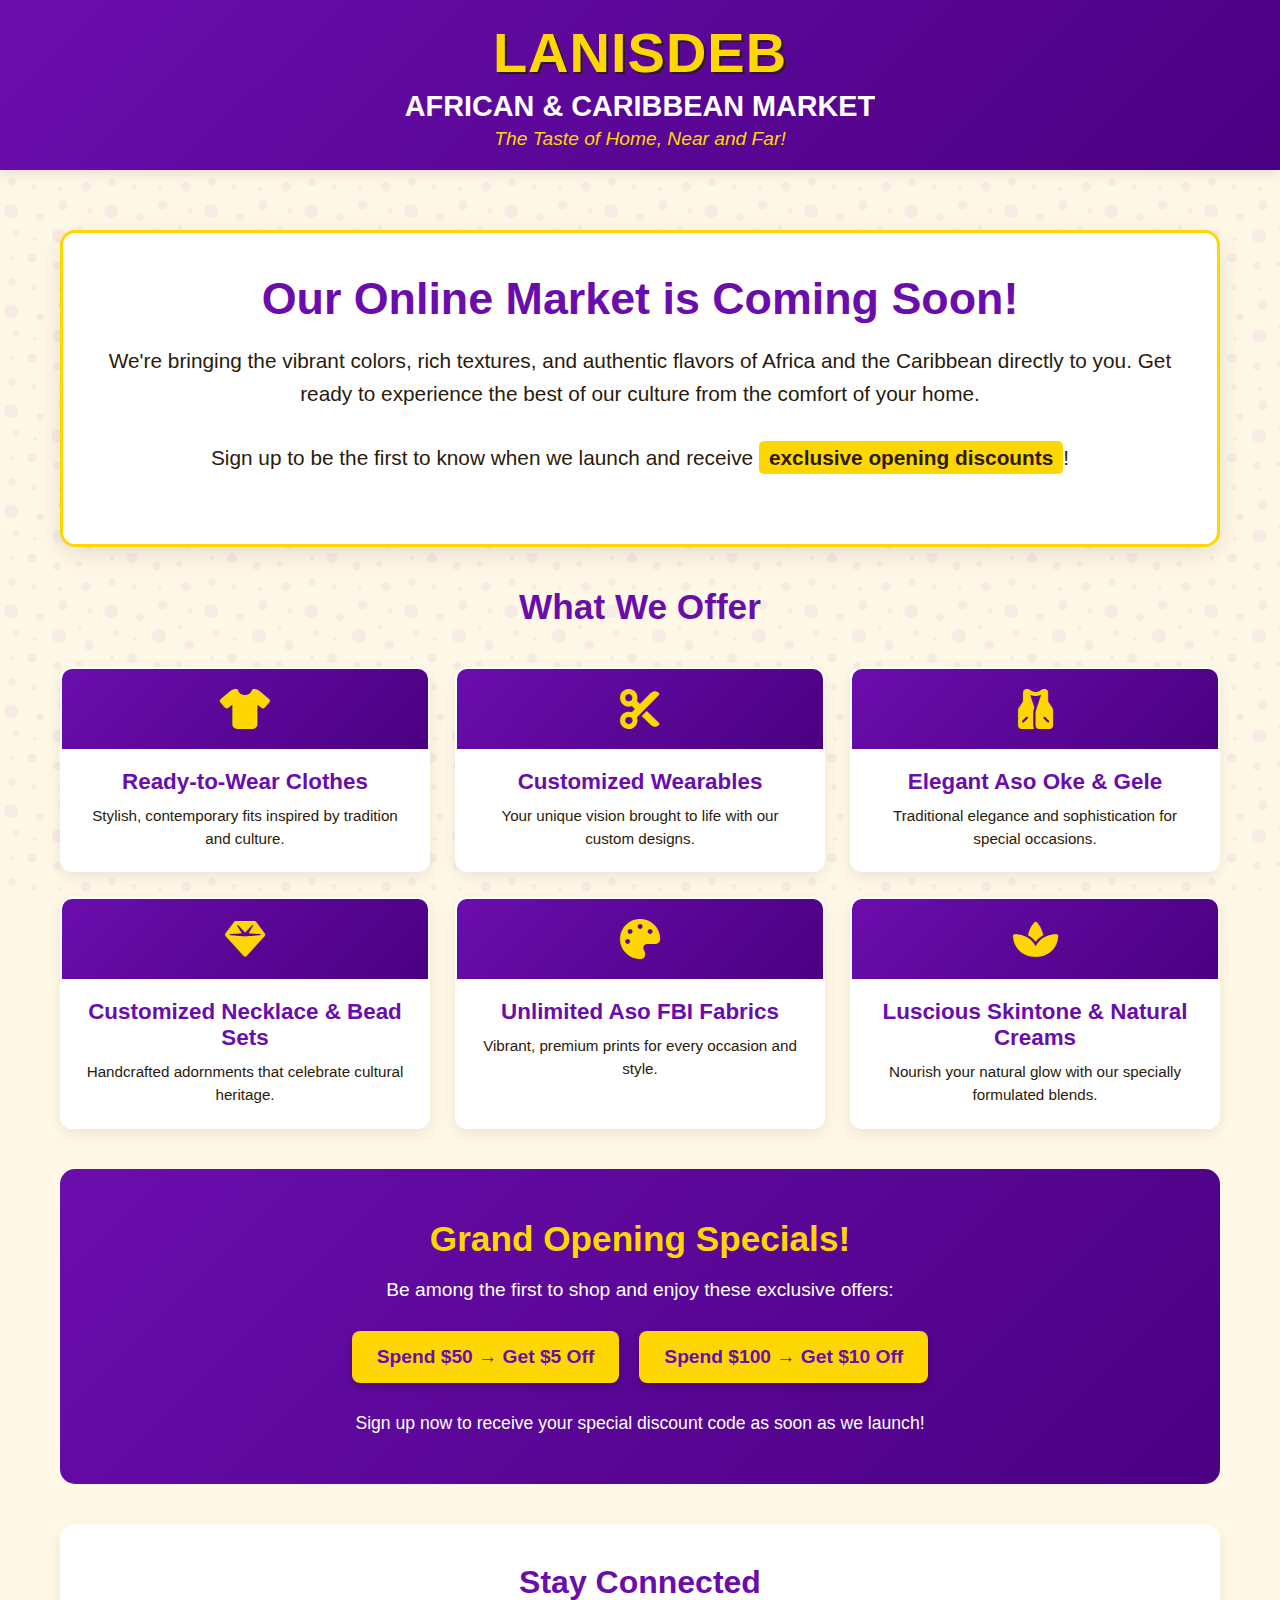
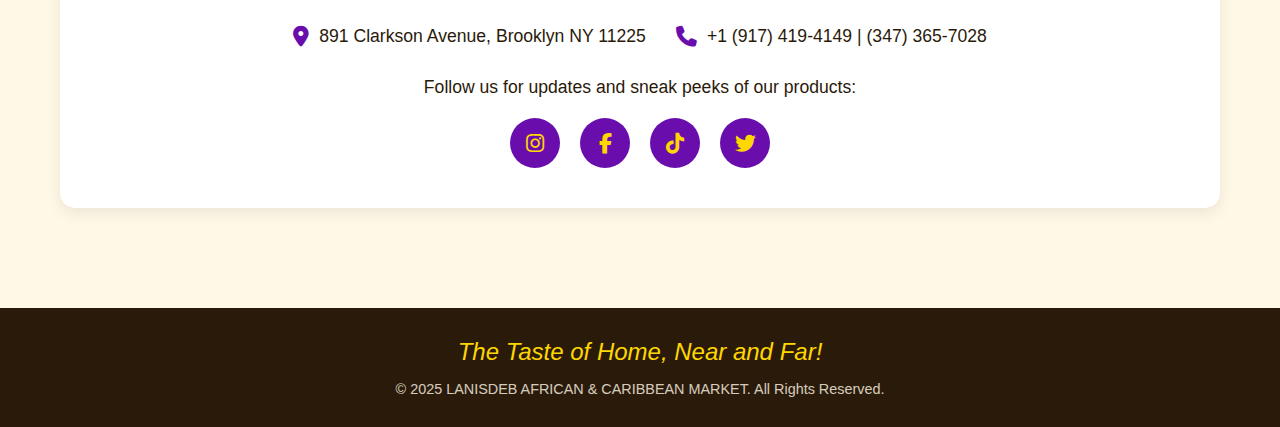
<file: coming-soon.html>
<!DOCTYPE html>
<html lang="en">
<head>
    <meta charset="UTF-8">
    <meta name="viewport" content="width=device-width, initial-scale=1.0">
    <title>LANISDEB - African & Caribbean Market | Coming Soon</title>
    <link rel="stylesheet" href="https://cdnjs.cloudflare.com/ajax/libs/font-awesome/6.4.0/css/all.min.css">
    <style>
        * {
            margin: 0;
            padding: 0;
            box-sizing: border-box;
            font-family: 'Segoe UI', Tahoma, Geneva, Verdana, sans-serif;
        }
        
        :root {
            --vibrant-purple: #6A0DAD;
            --rich-purple: #4B0082;
            --bright-gold: #FFD700;
            --warm-gold: #D4AF37;
            --cream: #FFF8E7;
            --dark-brown: #2A1A0A;
        }
        
        body {
            background-color: var(--cream);
            color: var(--dark-brown);
            overflow-x: hidden;
        }
        
        .container {
            max-width: 1200px;
            margin: 0 auto;
            padding: 0 20px;
        }
        
        /* Header */
        .header {
            background: linear-gradient(135deg, var(--vibrant-purple) 0%, var(--rich-purple) 100%);
            padding: 20px 0;
            text-align: center;
            box-shadow: 0 4px 12px rgba(0, 0, 0, 0.1);
        }
        
        .logo {
            font-size: 3.5rem;
            font-weight: 800;
            color: var(--bright-gold);
            text-shadow: 2px 2px 0 var(--dark-brown);
            letter-spacing: 1px;
        }
        
        .tagline {
            font-size: 1.8rem;
            color: white;
            margin-top: 5px;
            font-weight: 600;
        }
        
        .sub-tagline {
            font-size: 1.2rem;
            color: var(--bright-gold);
            font-style: italic;
            margin-top: 5px;
        }
        
        /* Main Content */
        .main-content {
            padding: 60px 0;
            text-align: center;
        }
        
        .announcement {
            background: white;
            border-radius: 15px;
            padding: 40px;
            margin-bottom: 40px;
            box-shadow: 0 8px 25px rgba(0, 0, 0, 0.1);
            border: 3px solid var(--bright-gold);
        }
        
        .announcement h1 {
            font-size: 2.8rem;
            color: var(--vibrant-purple);
            margin-bottom: 20px;
        }
        
        .announcement p {
            font-size: 1.3rem;
            line-height: 1.6;
            margin-bottom: 30px;
            color: var(--dark-brown);
        }
        
        .highlight {
            background: var(--bright-gold);
            color: var(--dark-brown);
            padding: 5px 10px;
            border-radius: 5px;
            font-weight: bold;
        }
        
        /* Products Grid */
        .products-grid {
            display: grid;
            grid-template-columns: repeat(auto-fill, minmax(280px, 1fr));
            gap: 25px;
            margin: 40px 0;
        }
        
        .product-card {
            background: white;
            border-radius: 12px;
            overflow: hidden;
            box-shadow: 0 5px 15px rgba(0, 0, 0, 0.08);
            transition: transform 0.3s ease, box-shadow 0.3s ease;
            border: 2px solid transparent;
        }
        
        .product-card:hover {
            transform: translateY(-10px);
            box-shadow: 0 12px 20px rgba(0, 0, 0, 0.15);
            border-color: var(--vibrant-purple);
        }
        
        .product-icon {
            height: 80px;
            background: linear-gradient(135deg, var(--vibrant-purple) 0%, var(--rich-purple) 100%);
            display: flex;
            align-items: center;
            justify-content: center;
            font-size: 2.5rem;
            color: var(--bright-gold);
        }
        
        .product-content {
            padding: 20px;
        }
        
        .product-title {
            font-size: 1.4rem;
            color: var(--vibrant-purple);
            margin-bottom: 10px;
            font-weight: 700;
        }
        
        .product-desc {
            color: var(--dark-brown);
            font-size: 0.95rem;
            line-height: 1.5;
        }
        
        /* Promo Section */
        .promo-section {
            background: linear-gradient(135deg, var(--vibrant-purple) 0%, var(--rich-purple) 100%);
            padding: 50px 0;
            margin: 40px 0;
            border-radius: 15px;
            text-align: center;
            color: white;
        }
        
        .promo-title {
            font-size: 2.2rem;
            margin-bottom: 20px;
            color: var(--bright-gold);
        }
        
        .promo-badges {
            display: flex;
            justify-content: center;
            gap: 20px;
            flex-wrap: wrap;
            margin: 30px 0;
        }
        
        .promo-badge {
            background: var(--bright-gold);
            color: var(--vibrant-purple);
            padding: 15px 25px;
            border-radius: 8px;
            font-weight: 800;
            font-size: 1.2rem;
            box-shadow: 0 4px 8px rgba(0, 0, 0, 0.2);
        }
        
        /* Contact Section */
        .contact-section {
            background: white;
            padding: 40px;
            border-radius: 15px;
            box-shadow: 0 5px 15px rgba(0, 0, 0, 0.08);
            margin: 40px 0;
            text-align: center;
        }
        
        .contact-title {
            font-size: 2rem;
            color: var(--vibrant-purple);
            margin-bottom: 25px;
        }
        
        .contact-info {
            display: flex;
            justify-content: center;
            flex-wrap: wrap;
            gap: 30px;
            margin-bottom: 30px;
        }
        
        .contact-item {
            display: flex;
            align-items: center;
            gap: 10px;
            font-size: 1.1rem;
            color: var(--dark-brown);
        }
        
        .contact-icon {
            color: var(--vibrant-purple);
            font-size: 1.3rem;
        }
        
        .social-icons {
            display: flex;
            justify-content: center;
            gap: 20px;
            margin-top: 20px;
        }
        
        .social-icon {
            display: inline-flex;
            align-items: center;
            justify-content: center;
            width: 50px;
            height: 50px;
            background: var(--vibrant-purple);
            color: var(--bright-gold);
            border-radius: 50%;
            font-size: 1.3rem;
            transition: all 0.3s ease;
            text-decoration: none;
        }
        
        .social-icon:hover {
            background: var(--bright-gold);
            color: var(--vibrant-purple);
            transform: scale(1.1);
        }
        
        /* Footer */
        .footer {
            background: var(--dark-brown);
            color: var(--cream);
            padding: 30px 0;
            text-align: center;
        }
        
        .footer-tagline {
            font-size: 1.5rem;
            color: var(--bright-gold);
            font-style: italic;
            margin-bottom: 15px;
        }
        
        .copyright {
            font-size: 0.9rem;
            opacity: 0.8;
        }
        
        /* Pattern Overlay */
        .pattern-overlay {
            position: absolute;
            top: 0;
            left: 0;
            right: 0;
            bottom: 0;
            background-image: url("data:image/svg+xml,%3Csvg width='100' height='100' viewBox='0 0 100 100' xmlns='http://www.w3.org/2000/svg'%3E%3Cpath d='M11 18c3.866 0 7-3.134 7-7s-3.134-7-7-7-7 3.134-7 7 3.134 7 7 7zm48 25c3.866 0 7-3.134 7-7s-3.134-7-7-7-7 3.134-7 7 3.134 7 7 7zm-43-7c1.657 0 3-1.343 3-3s-1.343-3-3-3-3 1.343-3 3 1.343 3 3 3zm63 31c1.657 0 3-1.343 3-3s-1.343-3-3-3-3 1.343-3 3 1.343 3 3 3zM34 90c1.657 0 3-1.343 3-3s-1.343-3-3-3-3 1.343-3 3 1.343 3 3 3zm56-76c1.657 0 3-1.343 3-3s-1.343-3-3-3-3 1.343-3 3 1.343 3 3 3zM12 86c2.21 0 4-1.79 4-4s-1.79-4-4-4-4 1.79-4 4 1.79 4 4 4zm28-65c2.21 0 4-1.79 4-4s-1.79-4-4-4-4 1.79-4 4 1.79 4 4 4zm23-11c2.76 0 5-2.24 5-5s-2.24-5-5-5-5 2.24-5 5 2.24 5 5 5zm-6 60c2.21 0 4-1.79 4-4s-1.79-4-4-4-4 1.79-4 4 1.79 4 4 4zm29 22c2.76 0 5-2.24 5-5s-2.24-5-5-5-5 2.24-5 5 2.24 5 5 5zM32 63c2.76 0 5-2.24 5-5s-2.24-5-5-5-5 2.24-5 5 2.24 5 5 5zm57-13c2.76 0 5-2.24 5-5s-2.24-5-5-5-5 2.24-5 5 2.24 5 5 5zm-9-21c1.105 0 2-.895 2-2s-.895-2-2-2-2 .895-2 2 .895 2 2 2zM60 91c1.105 0 2-.895 2-2s-.895-2-2-2-2 .895-2 2 .895 2 2 2zM35 41c1.105 0 2-.895 2-2s-.895-2-2-2-2 .895-2 2 .895 2 2 2zM12 60c1.105 0 2-.895 2-2s-.895-2-2-2-2 .895-2 2 .895 2 2 2z' fill='%236a0dad' fill-opacity='0.05' fill-rule='evenodd'/%3E%3C/svg%3E");
            pointer-events: none;
            z-index: -1;
        }
        
        /* Responsive */
        @media (max-width: 768px) {
            .logo {
                font-size: 2.8rem;
            }
            
            .tagline {
                font-size: 1.4rem;
            }
            
            .announcement h1 {
                font-size: 2.2rem;
            }
            
            .products-grid {
                grid-template-columns: 1fr;
            }
            
            .contact-info {
                flex-direction: column;
                align-items: center;
            }
        }
    </style>
</head>
<body>
    <div class="pattern-overlay"></div>
    
    <!-- Header -->
    <header class="header">
        <div class="container">
            <h1 class="logo">LANISDEB</h1>
            <p class="tagline">AFRICAN & CARIBBEAN MARKET</p>
            <p class="sub-tagline">The Taste of Home, Near and Far!</p>
        </div>
    </header>
    
    <!-- Main Content -->
    <main class="main-content">
        <div class="container">
            <div class="announcement">
                <h1>Our Online Market is Coming Soon!</h1>
                <p>We're bringing the vibrant colors, rich textures, and authentic flavors of Africa and the Caribbean directly to you. Get ready to experience the best of our culture from the comfort of your home.</p>
                <p>Sign up to be the first to know when we launch and receive <span class="highlight">exclusive opening discounts</span>!</p>
            </div>
            
            <h2 style="color: var(--vibrant-purple); font-size: 2.2rem; margin-bottom: 20px;">What We Offer</h2>
            
            <div class="products-grid">
                <div class="product-card">
                    <div class="product-icon">
                        <i class="fas fa-tshirt"></i>
                    </div>
                    <div class="product-content">
                        <h3 class="product-title">Ready-to-Wear Clothes</h3>
                        <p class="product-desc">Stylish, contemporary fits inspired by tradition and culture.</p>
                    </div>
                </div>
                
                <div class="product-card">
                    <div class="product-icon">
                        <i class="fas fa-cut"></i>
                    </div>
                    <div class="product-content">
                        <h3 class="product-title">Customized Wearables</h3>
                        <p class="product-desc">Your unique vision brought to life with our custom designs.</p>
                    </div>
                </div>
                
                <div class="product-card">
                    <div class="product-icon">
                        <i class="fas fa-vest"></i>
                    </div>
                    <div class="product-content">
                        <h3 class="product-title">Elegant Aso Oke & Gele</h3>
                        <p class="product-desc">Traditional elegance and sophistication for special occasions.</p>
                    </div>
                </div>
                
                <div class="product-card">
                    <div class="product-icon">
                        <i class="fas fa-gem"></i>
                    </div>
                    <div class="product-content">
                        <h3 class="product-title">Customized Necklace & Bead Sets</h3>
                        <p class="product-desc">Handcrafted adornments that celebrate cultural heritage.</p>
                    </div>
                </div>
                
                <div class="product-card">
                    <div class="product-icon">
                        <i class="fas fa-palette"></i>
                    </div>
                    <div class="product-content">
                        <h3 class="product-title">Unlimited Aso FBI Fabrics</h3>
                        <p class="product-desc">Vibrant, premium prints for every occasion and style.</p>
                    </div>
                </div>
                
                <div class="product-card">
                    <div class="product-icon">
                        <i class="fas fa-spa"></i>
                    </div>
                    <div class="product-content">
                        <h3 class="product-title">Luscious Skintone & Natural Creams</h3>
                        <p class="product-desc">Nourish your natural glow with our specially formulated blends.</p>
                    </div>
                </div>
            </div>
            
            <div class="promo-section">
                <h2 class="promo-title">Grand Opening Specials!</h2>
                <p style="font-size: 1.2rem; margin-bottom: 20px;">Be among the first to shop and enjoy these exclusive offers:</p>
                
                <div class="promo-badges">
                    <div class="promo-badge">Spend $50 → Get $5 Off</div>
                    <div class="promo-badge">Spend $100 → Get $10 Off</div>
                </div>
                
                <p style="font-size: 1.1rem; max-width: 600px; margin: 0 auto;">Sign up now to receive your special discount code as soon as we launch!</p>
            </div>
            
            <div class="contact-section">
                <h2 class="contact-title">Stay Connected</h2>
                
                <div class="contact-info">
                    <div class="contact-item">
                        <i class="fas fa-map-marker-alt contact-icon"></i>
                        <span>891 Clarkson Avenue, Brooklyn NY 11225</span>
                    </div>
                    <div class="contact-item">
                        <i class="fas fa-phone contact-icon"></i>
                        <span>+1 (917) 419-4149 | (347) 365-7028</span>
                    </div>
                </div>
                
                <p style="font-size: 1.1rem; margin-bottom: 15px;">Follow us for updates and sneak peeks of our products:</p>
                
                <div class="social-icons">
                    <a href="#" class="social-icon">
                        <i class="fab fa-instagram"></i>
                    </a>
                    <a href="#" class="social-icon">
                        <i class="fab fa-facebook-f"></i>
                    </a>
                    <a href="#" class="social-icon">
                        <i class="fab fa-tiktok"></i>
                    </a>
                    <a href="#" class="social-icon">
                        <i class="fab fa-twitter"></i>
                    </a>
                </div>
            </div>
        </div>
    </main>
    
    <!-- Footer -->
    <footer class="footer">
        <div class="container">
            <p class="footer-tagline">The Taste of Home, Near and Far!</p>
            <p class="copyright">© 2025 LANISDEB AFRICAN & CARIBBEAN MARKET. All Rights Reserved.</p>
        </div>
    </footer>
</body>
</html>
</file>
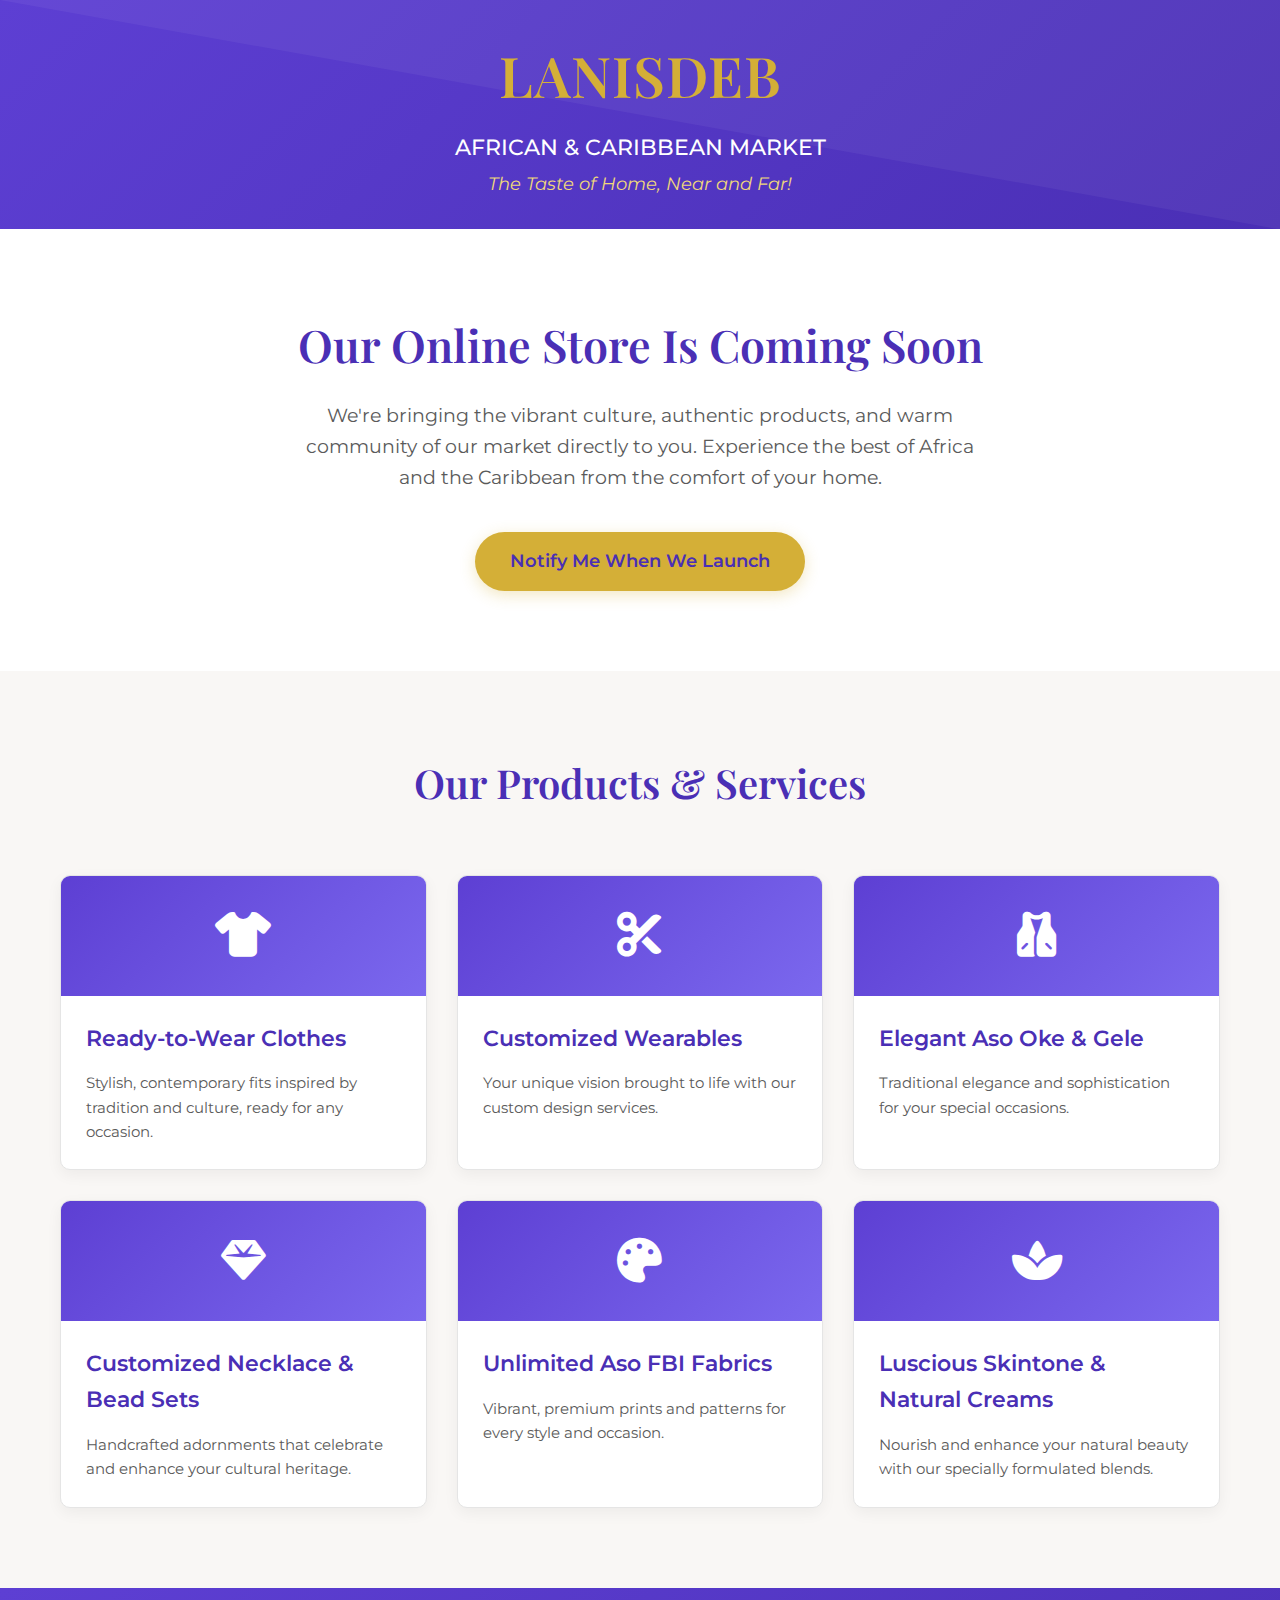
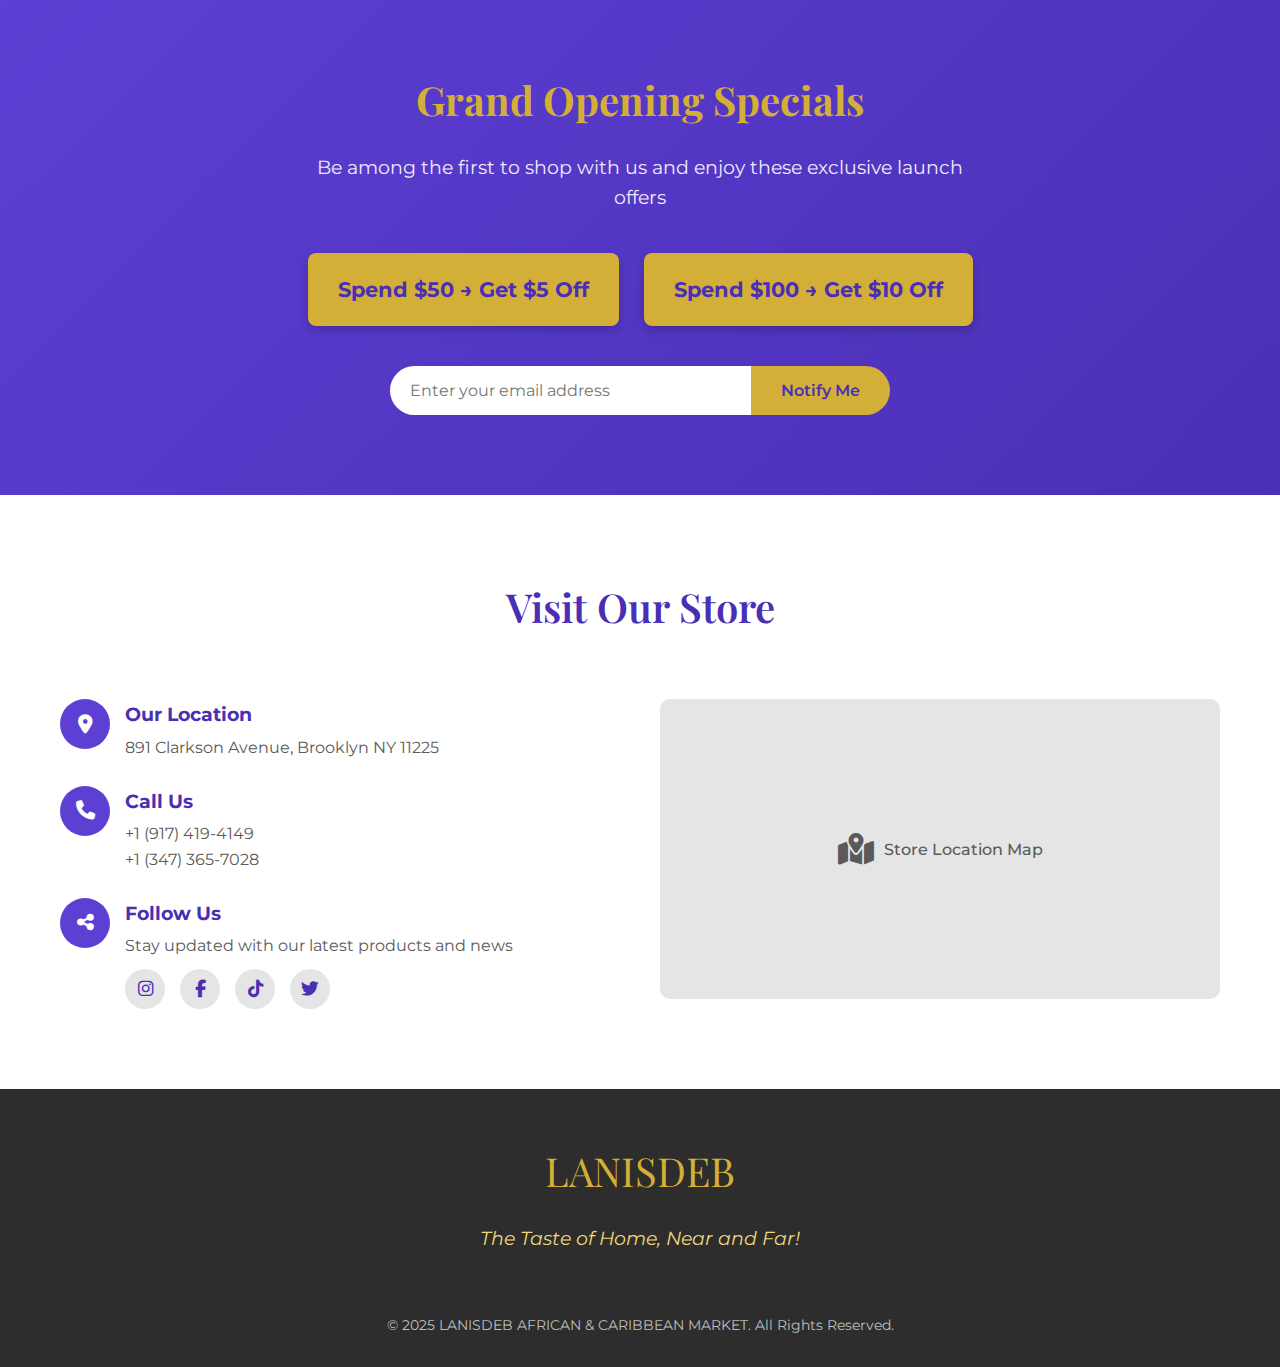
<file: coming-soon2.html>
<!DOCTYPE html>
<html lang="en">
<head>
    <meta charset="UTF-8">
    <meta name="viewport" content="width=device-width, initial-scale=1.0">
    <title>LANISDEB - African & Caribbean Market | Coming Soon</title>
    <link rel="stylesheet" href="https://cdnjs.cloudflare.com/ajax/libs/font-awesome/6.4.0/css/all.min.css">
    <link href="https://fonts.googleapis.com/css2?family=Montserrat:wght@400;500;600;700&family=Playfair+Display:wght@400;500;600&display=swap" rel="stylesheet">
    <style>
        :root {
            --primary-purple: #5D3FD3;
            --dark-purple: #4A2FB5;
            --light-purple: #7B68EE;
            --gold: #D4AF37;
            --light-gold: #F0D87A;
            --cream: #F9F7F5;
            --dark-gray: #2D2D2D;
            --medium-gray: #5A5A5A;
            --light-gray: #E5E5E5;
        }
        
        * {
            margin: 0;
            padding: 0;
            box-sizing: border-box;
        }
        
        body {
            font-family: 'Montserrat', sans-serif;
            background-color: var(--cream);
            color: var(--dark-gray);
            line-height: 1.6;
            overflow-x: hidden;
        }
        
        .container {
            width: 100%;
            max-width: 1200px;
            margin: 0 auto;
            padding: 0 20px;
        }
        
        /* Header */
        header {
            background: linear-gradient(135deg, var(--primary-purple) 0%, var(--dark-purple) 100%);
            color: white;
            padding: 30px 0;
            position: relative;
            overflow: hidden;
        }
        
        header::before {
            content: '';
            position: absolute;
            top: 0;
            left: 0;
            right: 0;
            bottom: 0;
            background: url('data:image/svg+xml,<svg xmlns="http://www.w3.org/2000/svg" viewBox="0 0 100 100" preserveAspectRatio="none"><path d="M0,0 L100,0 L100,100 Z" fill="rgba(255,255,255,0.05)"/></svg>');
            background-size: cover;
        }
        
        .header-content {
            position: relative;
            z-index: 1;
            text-align: center;
        }
        
        .logo {
            font-family: 'Playfair Display', serif;
            font-size: 3.5rem;
            font-weight: 600;
            margin-bottom: 10px;
            color: var(--gold);
            letter-spacing: 1px;
        }
        
        .tagline {
            font-size: 1.4rem;
            font-weight: 500;
            margin-bottom: 5px;
            color: white;
        }
        
        .sub-tagline {
            font-size: 1.1rem;
            font-weight: 400;
            color: var(--light-gold);
            font-style: italic;
        }
        
        /* Hero Section */
        .hero {
            padding: 80px 0;
            text-align: center;
            background-color: white;
        }
        
        .hero h1 {
            font-family: 'Playfair Display', serif;
            font-size: 2.8rem;
            color: var(--dark-purple);
            margin-bottom: 20px;
            font-weight: 600;
        }
        
        .hero p {
            font-size: 1.2rem;
            color: var(--medium-gray);
            max-width: 700px;
            margin: 0 auto 40px;
        }
        
        .cta-button {
            display: inline-block;
            background: var(--gold);
            color: var(--dark-purple);
            padding: 15px 35px;
            border-radius: 50px;
            font-weight: 600;
            font-size: 1.1rem;
            text-decoration: none;
            transition: all 0.3s ease;
            box-shadow: 0 4px 15px rgba(212, 175, 55, 0.3);
        }
        
        .cta-button:hover {
            background: var(--light-gold);
            transform: translateY(-3px);
            box-shadow: 0 6px 20px rgba(212, 175, 55, 0.4);
        }
        
        /* Products Section */
        .products {
            padding: 80px 0;
            background-color: var(--cream);
        }
        
        .section-title {
            text-align: center;
            font-family: 'Playfair Display', serif;
            font-size: 2.5rem;
            color: var(--dark-purple);
            margin-bottom: 60px;
            font-weight: 600;
        }
        
        .products-grid {
            display: grid;
            grid-template-columns: repeat(auto-fit, minmax(280px, 1fr));
            gap: 30px;
        }
        
        .product-card {
            background: white;
            border-radius: 10px;
            overflow: hidden;
            box-shadow: 0 5px 15px rgba(0, 0, 0, 0.05);
            transition: all 0.3s ease;
            border: 1px solid var(--light-gray);
        }
        
        .product-card:hover {
            transform: translateY(-10px);
            box-shadow: 0 15px 30px rgba(0, 0, 0, 0.1);
        }
        
        .product-icon {
            height: 120px;
            background: linear-gradient(135deg, var(--primary-purple) 0%, var(--light-purple) 100%);
            display: flex;
            align-items: center;
            justify-content: center;
            font-size: 2.8rem;
            color: white;
        }
        
        .product-content {
            padding: 25px;
        }
        
        .product-title {
            font-size: 1.4rem;
            color: var(--dark-purple);
            margin-bottom: 15px;
            font-weight: 600;
        }
        
        .product-desc {
            color: var(--medium-gray);
            font-size: 0.95rem;
            line-height: 1.6;
        }
        
        /* Promo Section */
        .promo {
            padding: 80px 0;
            background: linear-gradient(135deg, var(--primary-purple) 0%, var(--dark-purple) 100%);
            color: white;
            text-align: center;
        }
        
        .promo-title {
            font-family: 'Playfair Display', serif;
            font-size: 2.5rem;
            margin-bottom: 20px;
            color: var(--gold);
        }
        
        .promo-subtitle {
            font-size: 1.2rem;
            margin-bottom: 40px;
            max-width: 700px;
            margin-left: auto;
            margin-right: auto;
            opacity: 0.9;
        }
        
        .promo-badges {
            display: flex;
            justify-content: center;
            gap: 25px;
            flex-wrap: wrap;
            margin-bottom: 40px;
        }
        
        .promo-badge {
            background: var(--gold);
            color: var(--dark-purple);
            padding: 20px 30px;
            border-radius: 8px;
            font-weight: 700;
            font-size: 1.3rem;
            box-shadow: 0 4px 10px rgba(0, 0, 0, 0.2);
        }
        
        .newsletter-form {
            display: flex;
            max-width: 500px;
            margin: 0 auto;
        }
        
        .newsletter-input {
            flex: 1;
            padding: 15px 20px;
            border: none;
            border-radius: 50px 0 0 50px;
            font-size: 1rem;
            font-family: 'Montserrat', sans-serif;
        }
        
        .newsletter-button {
            background: var(--gold);
            color: var(--dark-purple);
            border: none;
            padding: 0 30px;
            font-size: 1rem;
            font-weight: 600;
            border-radius: 0 50px 50px 0;
            cursor: pointer;
            transition: all 0.3s ease;
            font-family: 'Montserrat', sans-serif;
        }
        
        .newsletter-button:hover {
            background: var(--light-gold);
        }
        
        /* Contact Section */
        .contact {
            padding: 80px 0;
            background-color: white;
        }
        
        .contact-grid {
            display: grid;
            grid-template-columns: repeat(auto-fit, minmax(300px, 1fr));
            gap: 40px;
        }
        
        .contact-info {
            display: flex;
            flex-direction: column;
            gap: 25px;
        }
        
        .contact-item {
            display: flex;
            align-items: flex-start;
            gap: 15px;
        }
        
        .contact-icon {
            background: var(--primary-purple);
            color: white;
            width: 50px;
            height: 50px;
            border-radius: 50%;
            display: flex;
            align-items: center;
            justify-content: center;
            font-size: 1.2rem;
            flex-shrink: 0;
        }
        
        .contact-text h3 {
            font-size: 1.2rem;
            color: var(--dark-purple);
            margin-bottom: 5px;
        }
        
        .contact-text p {
            color: var(--medium-gray);
        }
        
        .social-icons {
            display: flex;
            gap: 15px;
            margin-top: 10px;
        }
        
        .social-icon {
            display: inline-flex;
            align-items: center;
            justify-content: center;
            width: 40px;
            height: 40px;
            background: var(--light-gray);
            color: var(--dark-purple);
            border-radius: 50%;
            font-size: 1.1rem;
            transition: all 0.3s ease;
            text-decoration: none;
        }
        
        .social-icon:hover {
            background: var(--primary-purple);
            color: white;
        }
        
        .map-placeholder {
            background: var(--light-gray);
            height: 300px;
            border-radius: 10px;
            display: flex;
            align-items: center;
            justify-content: center;
            color: var(--medium-gray);
            font-weight: 500;
        }
        
        /* Footer */
        footer {
            background: var(--dark-gray);
            color: white;
            padding: 50px 0 30px;
        }
        
        .footer-content {
            display: flex;
            flex-direction: column;
            align-items: center;
            text-align: center;
        }
        
        .footer-logo {
            font-family: 'Playfair Display', serif;
            font-size: 2.5rem;
            color: var(--gold);
            margin-bottom: 20px;
        }
        
        .footer-tagline {
            font-size: 1.2rem;
            color: var(--light-gold);
            font-style: italic;
            margin-bottom: 30px;
        }
        
        .copyright {
            margin-top: 30px;
            color: rgba(255, 255, 255, 0.7);
            font-size: 0.9rem;
        }
        
        /* Responsive Styles */
        @media (max-width: 992px) {
            .logo {
                font-size: 3rem;
            }
            
            .hero h1 {
                font-size: 2.4rem;
            }
            
            .section-title, .promo-title {
                font-size: 2.2rem;
            }
        }
        
        @media (max-width: 768px) {
            .logo {
                font-size: 2.5rem;
            }
            
            .tagline {
                font-size: 1.2rem;
            }
            
            .hero h1 {
                font-size: 2rem;
            }
            
            .hero p {
                font-size: 1.1rem;
            }
            
            .section-title, .promo-title {
                font-size: 2rem;
            }
            
            .products-grid {
                grid-template-columns: 1fr;
            }
            
            .newsletter-form {
                flex-direction: column;
            }
            
            .newsletter-input {
                border-radius: 50px;
                margin-bottom: 10px;
            }
            
            .newsletter-button {
                border-radius: 50px;
                padding: 15px;
            }
            
            .contact-grid {
                grid-template-columns: 1fr;
            }
        }
        
        @media (max-width: 576px) {
            .logo {
                font-size: 2.2rem;
            }
            
            .hero h1 {
                font-size: 1.8rem;
            }
            
            .section-title, .promo-title {
                font-size: 1.8rem;
            }
            
            .promo-badge {
                padding: 15px 20px;
                font-size: 1.1rem;
            }
        }
    </style>
</head>
<body>
    <!-- Header -->
    <header>
        <div class="container">
            <div class="header-content">
                <h1 class="logo">LANISDEB</h1>
                <p class="tagline">AFRICAN & CARIBBEAN MARKET</p>
                <p class="sub-tagline">The Taste of Home, Near and Far!</p>
            </div>
        </div>
    </header>
    
    <!-- Hero Section -->
    <section class="hero">
        <div class="container">
            <h1>Our Online Store Is Coming Soon</h1>
            <p>We're bringing the vibrant culture, authentic products, and warm community of our market directly to you. Experience the best of Africa and the Caribbean from the comfort of your home.</p>
            <a href="#newsletter" class="cta-button">Notify Me When We Launch</a>
        </div>
    </section>
    
    <!-- Products Section -->
    <section class="products">
        <div class="container">
            <h2 class="section-title">Our Products & Services</h2>
            
            <div class="products-grid">
                <div class="product-card">
                    <div class="product-icon">
                        <i class="fas fa-tshirt"></i>
                    </div>
                    <div class="product-content">
                        <h3 class="product-title">Ready-to-Wear Clothes</h3>
                        <p class="product-desc">Stylish, contemporary fits inspired by tradition and culture, ready for any occasion.</p>
                    </div>
                </div>
                
                <div class="product-card">
                    <div class="product-icon">
                        <i class="fas fa-cut"></i>
                    </div>
                    <div class="product-content">
                        <h3 class="product-title">Customized Wearables</h3>
                        <p class="product-desc">Your unique vision brought to life with our custom design services.</p>
                    </div>
                </div>
                
                <div class="product-card">
                    <div class="product-icon">
                        <i class="fas fa-vest"></i>
                    </div>
                    <div class="product-content">
                        <h3 class="product-title">Elegant Aso Oke & Gele</h3>
                        <p class="product-desc">Traditional elegance and sophistication for your special occasions.</p>
                    </div>
                </div>
                
                <div class="product-card">
                    <div class="product-icon">
                        <i class="fas fa-gem"></i>
                    </div>
                    <div class="product-content">
                        <h3 class="product-title">Customized Necklace & Bead Sets</h3>
                        <p class="product-desc">Handcrafted adornments that celebrate and enhance your cultural heritage.</p>
                    </div>
                </div>
                
                <div class="product-card">
                    <div class="product-icon">
                        <i class="fas fa-palette"></i>
                    </div>
                    <div class="product-content">
                        <h3 class="product-title">Unlimited Aso FBI Fabrics</h3>
                        <p class="product-desc">Vibrant, premium prints and patterns for every style and occasion.</p>
                    </div>
                </div>
                
                <div class="product-card">
                    <div class="product-icon">
                        <i class="fas fa-spa"></i>
                    </div>
                    <div class="product-content">
                        <h3 class="product-title">Luscious Skintone & Natural Creams</h3>
                        <p class="product-desc">Nourish and enhance your natural beauty with our specially formulated blends.</p>
                    </div>
                </div>
            </div>
        </div>
    </section>
    
    <!-- Promo Section -->
    <section class="promo" id="newsletter">
        <div class="container">
            <h2 class="promo-title">Grand Opening Specials</h2>
            <p class="promo-subtitle">Be among the first to shop with us and enjoy these exclusive launch offers</p>
            
            <div class="promo-badges">
                <div class="promo-badge">Spend $50 → Get $5 Off</div>
                <div class="promo-badge">Spend $100 → Get $10 Off</div>
            </div>
            
            <form class="newsletter-form">
                <input type="email" class="newsletter-input" placeholder="Enter your email address" required>
                <button type="submit" class="newsletter-button">Notify Me</button>
            </form>
        </div>
    </section>
    
    <!-- Contact Section -->
    <section class="contact">
        <div class="container">
            <h2 class="section-title">Visit Our Store</h2>
            
            <div class="contact-grid">
                <div class="contact-info">
                    <div class="contact-item">
                        <div class="contact-icon">
                            <i class="fas fa-map-marker-alt"></i>
                        </div>
                        <div class="contact-text">
                            <h3>Our Location</h3>
                            <p>891 Clarkson Avenue, Brooklyn NY 11225</p>
                        </div>
                    </div>
                    
                    <div class="contact-item">
                        <div class="contact-icon">
                            <i class="fas fa-phone"></i>
                        </div>
                        <div class="contact-text">
                            <h3>Call Us</h3>
                            <p>+1 (917) 419-4149<br>+1 (347) 365-7028</p>
                        </div>
                    </div>
                    
                    <div class="contact-item">
                        <div class="contact-icon">
                            <i class="fas fa-share-alt"></i>
                        </div>
                        <div class="contact-text">
                            <h3>Follow Us</h3>
                            <p>Stay updated with our latest products and news</p>
                            <div class="social-icons">
                                <a href="#" class="social-icon">
                                    <i class="fab fa-instagram"></i>
                                </a>
                                <a href="#" class="social-icon">
                                    <i class="fab fa-facebook-f"></i>
                                </a>
                                <a href="#" class="social-icon">
                                    <i class="fab fa-tiktok"></i>
                                </a>
                                <a href="#" class="social-icon">
                                    <i class="fab fa-twitter"></i>
                                </a>
                            </div>
                        </div>
                    </div>
                </div>
                
                <div class="map-placeholder">
                    <i class="fas fa-map-marked-alt" style="font-size: 2rem; margin-right: 10px;"></i>
                    <span>Store Location Map</span>
                </div>
            </div>
        </div>
    </section>
    
    <!-- Footer -->
    <footer>
        <div class="container">
            <div class="footer-content">
                <div class="footer-logo">LANISDEB</div>
                <p class="footer-tagline">The Taste of Home, Near and Far!</p>
                <p class="copyright">© 2025 LANISDEB AFRICAN & CARIBBEAN MARKET. All Rights Reserved.</p>
            </div>
        </div>
    </footer>
    
    <script>
        // Form submission handler
        document.querySelector('.newsletter-form').addEventListener('submit', function(e) {
            e.preventDefault();
            const email = this.querySelector('input[type="email"]').value;
            alert(`Thank you for subscribing with ${email}! We'll notify you as soon as we launch.`);
            this.reset();
        });
        
        // Smooth scrolling for anchor links
        document.querySelectorAll('a[href^="#"]').forEach(anchor => {
            anchor.addEventListener('click', function (e) {
                e.preventDefault();
                document.querySelector(this.getAttribute('href')).scrollIntoView({
                    behavior: 'smooth'
                });
            });
        });
    </script>
</body>
</html>
</file>
